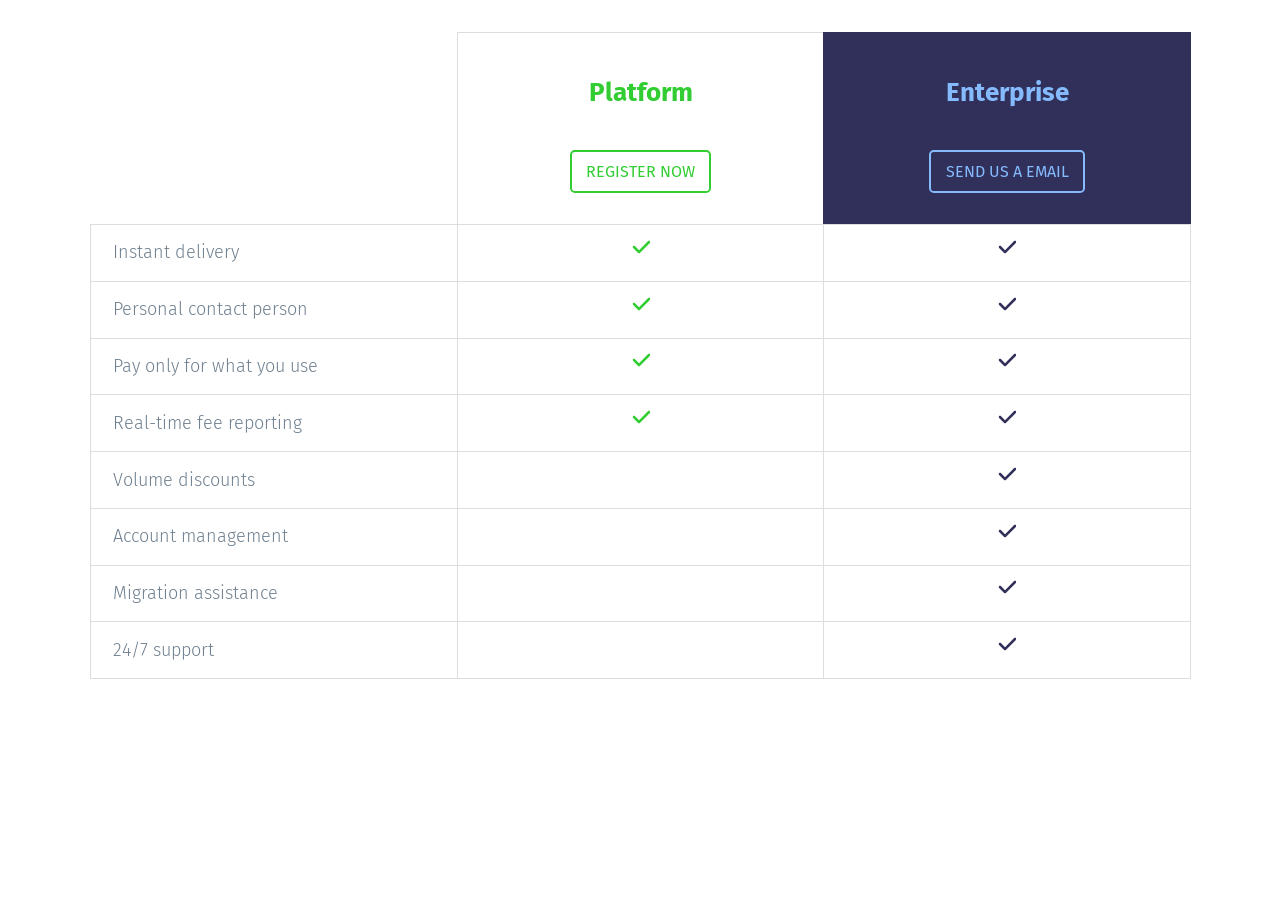
<file: static/assets/templates/index.html>
<!DOCTYPE html>
<html >
<head>
  <meta charset="UTF-8">
  <title>Responsive table with flexbox</title>
  
  
  <link rel='stylesheet prefetch' href='css/egkepq.css'>

      <link rel="stylesheet" href="css/style.css">

  
</head>

<body>
  <div class="table">
  <div class="table-cell"></div>
  <div class="table-cell plattform">
    <h3>Platform</h3>
    <a href="" class="btn">register now</a>
  </div>
  <div class="table-cell enterprise">
    <h3>Enterprise</h3>
    <a href="" class="btn">Send us a Email</a>
  </div>
  <div class="table-cell cell-feature">Instant delivery</div>
  <div class="table-cell">
    <svg width="18" height="18" viewBox="0 0 18 18" xmlns="http://www.w3.org/2000/svg">
      <title>check_blue</title>
      <path d="M6.116 14.884c.488.488 1.28.488 1.768 0l10-10c.488-.488.488-1.28 0-1.768s-1.28-.488-1.768 0l-9.08 9.15-4.152-4.15c-.488-.488-1.28-.488-1.768 0s-.488 1.28 0 1.768l5 5z" fill="limegreen" fill-rule="evenodd"/>
    </svg>
  </div>
  <div class="table-cell">
    <svg class="enterprise-check" width="18" height="18" viewBox="0 0 18 18" xmlns="http://www.w3.org/2000/svg">
      <title>check_blue</title>
      <path d="M6.116 14.884c.488.488 1.28.488 1.768 0l10-10c.488-.488.488-1.28 0-1.768s-1.28-.488-1.768 0l-9.08 9.15-4.152-4.15c-.488-.488-1.28-.488-1.768 0s-.488 1.28 0 1.768l5 5z" fill="limegreen" fill-rule="evenodd"/>
    </svg>
  </div>
  <div class="table-cell cell-feature">Personal contact person</div>
  <div class="table-cell">
    <svg width="18" height="18" viewBox="0 0 18 18" xmlns="http://www.w3.org/2000/svg">
      <title>check_blue</title>
      <path d="M6.116 14.884c.488.488 1.28.488 1.768 0l10-10c.488-.488.488-1.28 0-1.768s-1.28-.488-1.768 0l-9.08 9.15-4.152-4.15c-.488-.488-1.28-.488-1.768 0s-.488 1.28 0 1.768l5 5z" fill="limegreen" fill-rule="evenodd"/>
    </svg>
  </div>
  <div class="table-cell">
    <svg class="enterprise-check" width="18" height="18" viewBox="0 0 18 18" xmlns="http://www.w3.org/2000/svg">
      <title>check_blue</title>
      <path d="M6.116 14.884c.488.488 1.28.488 1.768 0l10-10c.488-.488.488-1.28 0-1.768s-1.28-.488-1.768 0l-9.08 9.15-4.152-4.15c-.488-.488-1.28-.488-1.768 0s-.488 1.28 0 1.768l5 5z" fill="limegreen" fill-rule="evenodd"/>
    </svg>
  </div>
  <div class="table-cell cell-feature">Pay only for what you use</div>
  <div class="table-cell">
    <svg width="18" height="18" viewBox="0 0 18 18" xmlns="http://www.w3.org/2000/svg">
      <title>check_blue</title>
      <path d="M6.116 14.884c.488.488 1.28.488 1.768 0l10-10c.488-.488.488-1.28 0-1.768s-1.28-.488-1.768 0l-9.08 9.15-4.152-4.15c-.488-.488-1.28-.488-1.768 0s-.488 1.28 0 1.768l5 5z" fill="limegreen" fill-rule="evenodd"/>
    </svg>
  </div>
  <div class="table-cell">
    <svg class="enterprise-check" width="18" height="18" viewBox="0 0 18 18" xmlns="http://www.w3.org/2000/svg">
      <title>check_blue</title>
      <path d="M6.116 14.884c.488.488 1.28.488 1.768 0l10-10c.488-.488.488-1.28 0-1.768s-1.28-.488-1.768 0l-9.08 9.15-4.152-4.15c-.488-.488-1.28-.488-1.768 0s-.488 1.28 0 1.768l5 5z" fill="limegreen" fill-rule="evenodd"/>
    </svg>
  </div>
  <div class="table-cell cell-feature">Real-time fee reporting</div>
  <div class="table-cell">
    <svg width="18" height="18" viewBox="0 0 18 18" xmlns="http://www.w3.org/2000/svg">
      <title>check_blue</title>
      <path d="M6.116 14.884c.488.488 1.28.488 1.768 0l10-10c.488-.488.488-1.28 0-1.768s-1.28-.488-1.768 0l-9.08 9.15-4.152-4.15c-.488-.488-1.28-.488-1.768 0s-.488 1.28 0 1.768l5 5z" fill="limegreen" fill-rule="evenodd"/>
    </svg>
  </div>
  <div class="table-cell">
    <svg class="enterprise-check" width="18" height="18" viewBox="0 0 18 18" xmlns="http://www.w3.org/2000/svg">
      <title>check_blue</title>
      <path d="M6.116 14.884c.488.488 1.28.488 1.768 0l10-10c.488-.488.488-1.28 0-1.768s-1.28-.488-1.768 0l-9.08 9.15-4.152-4.15c-.488-.488-1.28-.488-1.768 0s-.488 1.28 0 1.768l5 5z" fill="limegreen" fill-rule="evenodd"/>
    </svg>
  </div>
  <div class="table-cell cell-feature">Volume discounts</div>
  <div class="table-cell"></div>
  <div class="table-cell">
    <svg class="enterprise-check" width="18" height="18" viewBox="0 0 18 18" xmlns="http://www.w3.org/2000/svg">
      <title>check_blue</title>
      <path d="M6.116 14.884c.488.488 1.28.488 1.768 0l10-10c.488-.488.488-1.28 0-1.768s-1.28-.488-1.768 0l-9.08 9.15-4.152-4.15c-.488-.488-1.28-.488-1.768 0s-.488 1.28 0 1.768l5 5z" fill="limegreen"/>
    </svg>
  </div>
  <div class="table-cell cell-feature">Account management</div>
  <div class="table-cell"></div>
  <div class="table-cell">
    <svg class="enterprise-check" width="18" height="18" viewBox="0 0 18 18" xmlns="http://www.w3.org/2000/svg">
      <title>check_blue</title>
      <path d="M6.116 14.884c.488.488 1.28.488 1.768 0l10-10c.488-.488.488-1.28 0-1.768s-1.28-.488-1.768 0l-9.08 9.15-4.152-4.15c-.488-.488-1.28-.488-1.768 0s-.488 1.28 0 1.768l5 5z" fill="limegreen" fill-rule="evenodd"/>
    </svg>
  </div>
  <div class="table-cell cell-feature">Migration assistance</div>
  <div class="table-cell"></div>
  <div class="table-cell">
    <svg class="enterprise-check" width="18" height="18" viewBox="0 0 18 18" xmlns="http://www.w3.org/2000/svg">
      <title>check_blue</title>
      <path d="M6.116 14.884c.488.488 1.28.488 1.768 0l10-10c.488-.488.488-1.28 0-1.768s-1.28-.488-1.768 0l-9.08 9.15-4.152-4.15c-.488-.488-1.28-.488-1.768 0s-.488 1.28 0 1.768l5 5z" fill="limegreen" fill-rule="evenodd"/>
    </svg>
  </div>
  <div class="table-cell cell-feature">24/7 support</div>
  <div class="table-cell"></div>
  <div class="table-cell">
    <svg class="enterprise-check" width="18" height="18" viewBox="0 0 18 18" xmlns="http://www.w3.org/2000/svg">
      <title>check_blue</title>
      <path d="M6.116 14.884c.488.488 1.28.488 1.768 0l10-10c.488-.488.488-1.28 0-1.768s-1.28-.488-1.768 0l-9.08 9.15-4.152-4.15c-.488-.488-1.28-.488-1.768 0s-.488 1.28 0 1.768l5 5z" fill="limegreen" fill-rule="evenodd"/>
    </svg>
  </div>
</div>
  
  
</body>
</html>
</file>
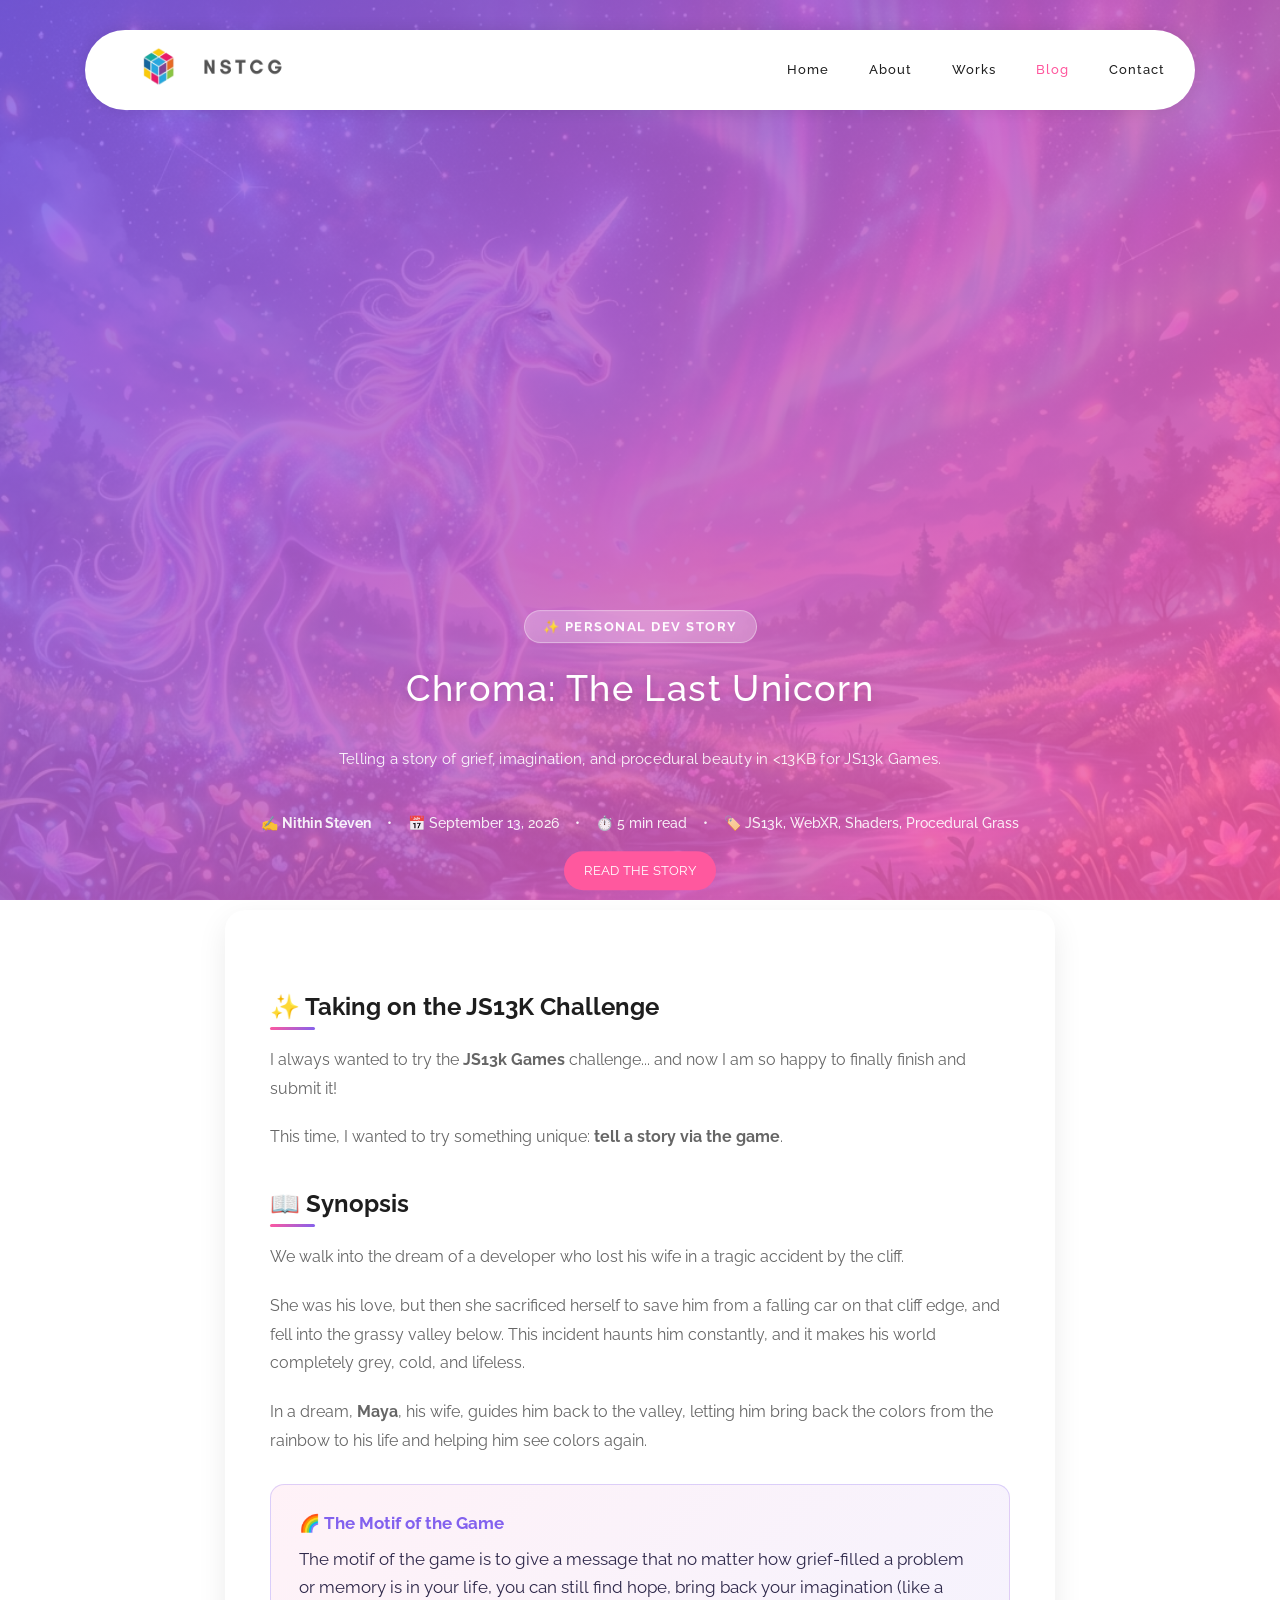
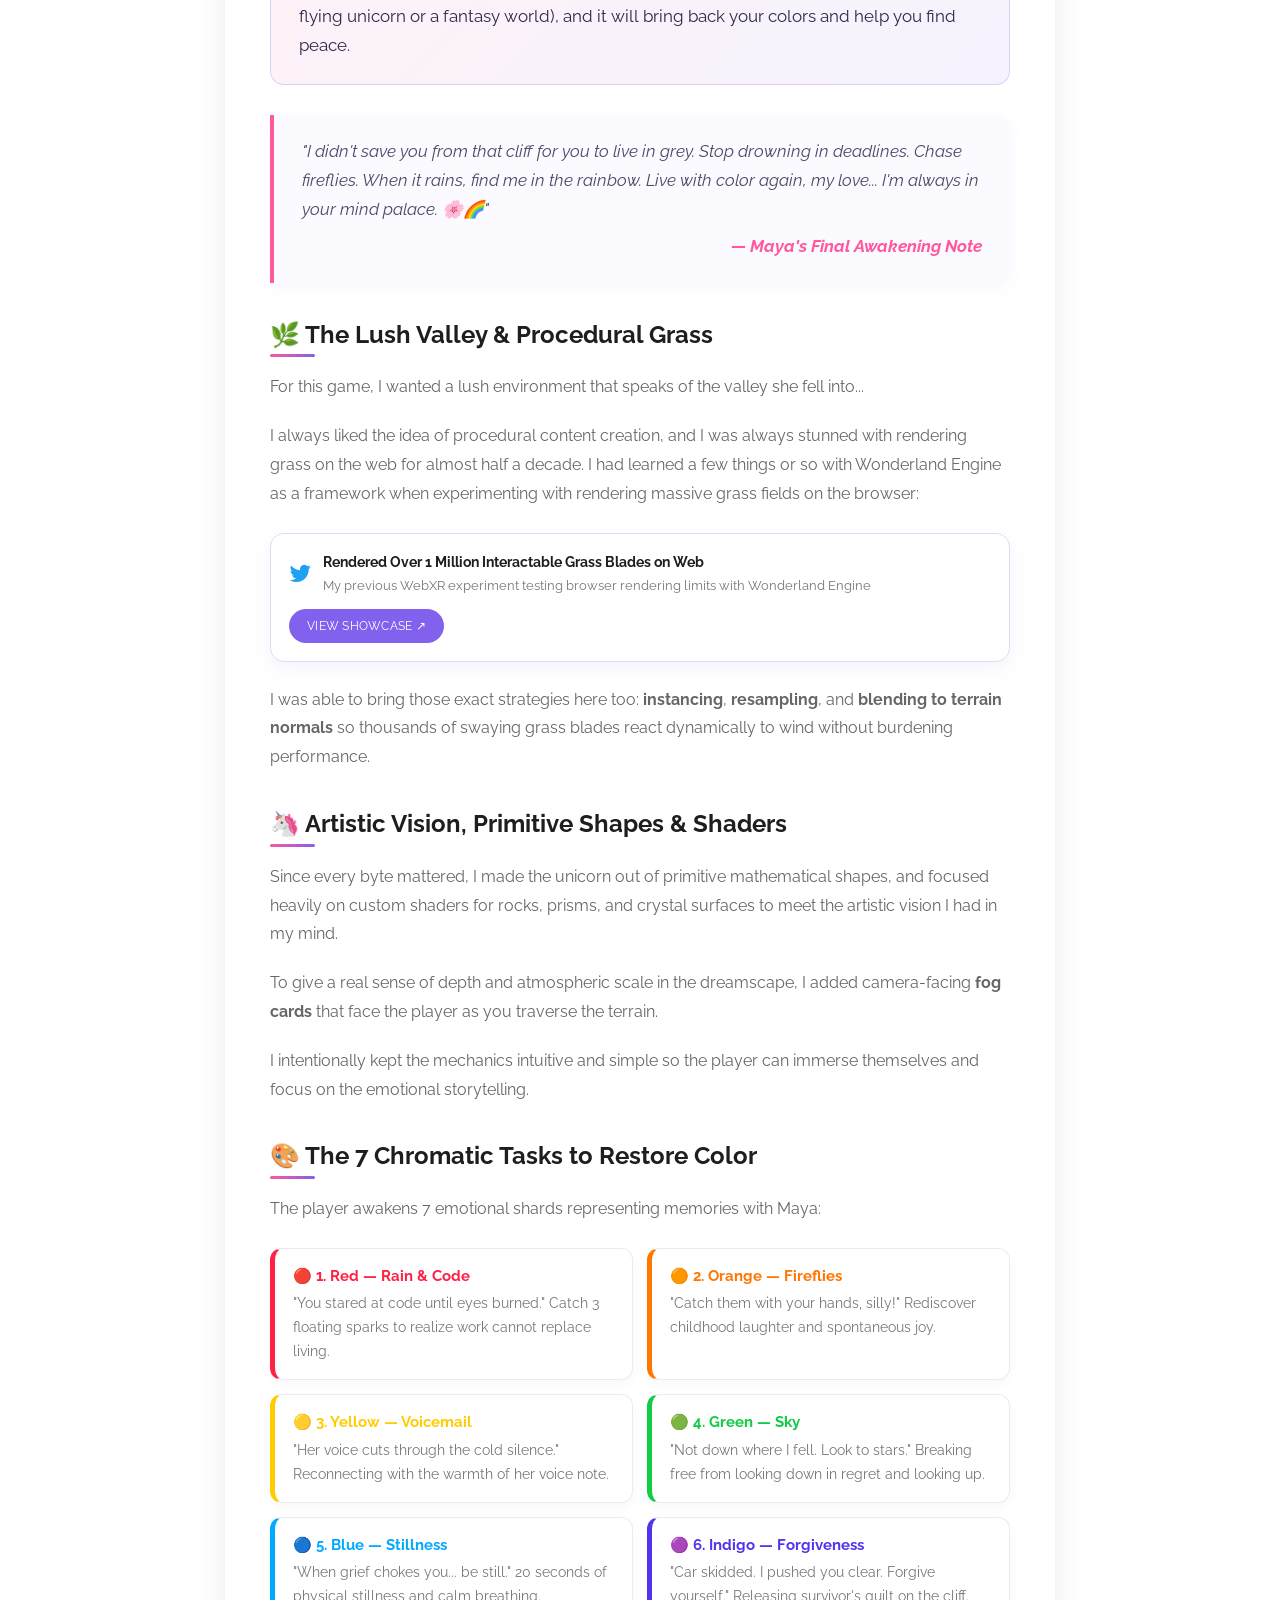
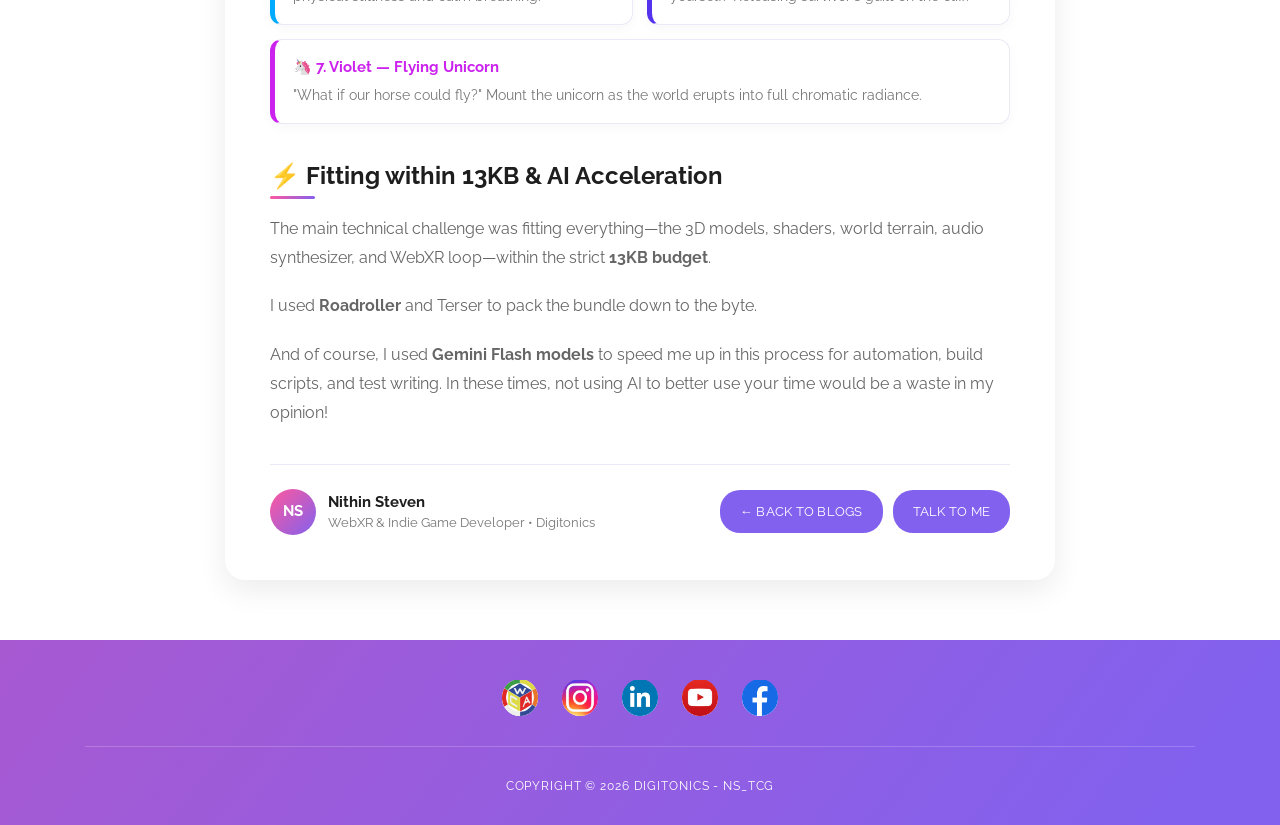
<file: blog-chroma.html>
<!DOCTYPE html>
<html lang="en">

<head>
    <meta charset="utf-8">
    <meta name="viewport" content="width=device-width, initial-scale=1, shrink-to-fit=no">
    <meta name="keywords" content="Chroma The Last Unicorn, WebXR, JS13k, Game Development, GLSL Shaders, Three.js, Procedural Grass, Indie Game, Nithin Steven" />
    <meta name="description" content="Chroma: The Last Unicorn — My journey creating a story-driven WebXR game for JS13k with procedural grass, shaders, and emotional narrative.">
    <meta name="author" content="nithinsteven32@gmail.com">

    <!-- Open Graph Meta Tags -->
    <meta property="og:title" content="Chroma: The Last Unicorn — Story, Shaders & JS13k | Nithin Steven">
    <meta property="og:description" content="I always wanted to try the JS13k challenge... Here is how I built Chroma: The Last Unicorn, blending storytelling, procedural grass, and WebXR in <13KB.">
    <meta property="og:image" content="static/assets/images/chroma-banner.jpg">
    <meta property="og:type" content="article">

    <title>Chroma: The Last Unicorn — Dev Story | NS_TCG</title>

    <!-- Google Fonts -->
    <link href="https://fonts.googleapis.com/css?family=Raleway:100,300,400,500,700,900" rel="stylesheet">
    <link href="https://fonts.googleapis.com/css2?family=Fira+Code:wght@400;500;600&display=swap" rel="stylesheet">

    <!-- CSS Files -->
    <link rel="stylesheet" type="text/css" href="static/assets/css/bootstrap.min.css">
    <link rel="stylesheet" type="text/css" href="static/assets/css/font-awesome.css">
    <link rel="stylesheet" type="text/css" href="static/assets/css/templatemo-softy-pinko.css">

    <style>
        /* Main Page Theme Custom Alignments for Blog Post */
        .welcome-area.blog-hero {
            background-image: url('static/assets/images/chroma-banner.jpg');
            background-size: cover;
            background-position: center center;
            position: relative;
            min-height: 500px;
            display: flex;
            align-items: center;
        }

        .welcome-area.blog-hero::before {
            content: '';
            position: absolute;
            inset: 0;
            background: linear-gradient(135deg, rgba(130, 97, 238, 0.85) 0%, rgba(255, 88, 158, 0.85) 100%);
            z-index: 1;
        }

        .welcome-area.blog-hero .header-text {
            position: relative;
            z-index: 2;
            width: 100%;
            padding-top: 80px;
            text-align: center;
        }

        .blog-hero-badge {
            display: inline-block;
            background: rgba(255, 255, 255, 0.25);
            backdrop-filter: blur(10px);
            -webkit-backdrop-filter: blur(10px);
            color: #fff;
            padding: 6px 18px;
            border-radius: 50px;
            font-size: 13px;
            font-weight: 700;
            letter-spacing: 1.5px;
            text-transform: uppercase;
            border: 1px solid rgba(255, 255, 255, 0.4);
            margin-bottom: 18px;
        }

        .blog-hero-title {
            font-size: 38px;
            font-weight: 800;
            color: #ffffff;
            line-height: 1.3;
            margin-bottom: 16px;
            text-shadow: 0 2px 12px rgba(0, 0, 0, 0.2);
        }

        @media (max-width: 768px) {
            .blog-hero-title {
                font-size: 26px;
            }
        }

        .blog-hero-subtitle {
            font-size: 17px;
            color: #ffffff;
            opacity: 0.95;
            max-width: 750px;
            margin: 0 auto 24px;
            line-height: 1.6;
            font-weight: 300;
        }

        .blog-meta-strip {
            display: flex;
            align-items: center;
            justify-content: center;
            gap: 16px;
            flex-wrap: wrap;
            color: rgba(255, 255, 255, 0.9);
            font-size: 14px;
            font-weight: 500;
            margin-bottom: 24px;
        }

        .blog-article-container {
            max-width: 860px;
            margin: 0 auto;
        }

        .blog-main-card {
            background: #ffffff;
            border-radius: 20px;
            padding: 45px;
            box-shadow: 0 10px 30px rgba(0, 0, 0, 0.08);
            margin-top: -60px;
            position: relative;
            z-index: 3;
            margin-bottom: 60px;
        }

        @media (max-width: 768px) {
            .blog-main-card {
                padding: 25px 20px;
                margin-top: -30px;
            }
        }

        .article-body h2 {
            font-size: 24px;
            font-weight: 700;
            color: #1e1e1e;
            margin-top: 38px;
            margin-bottom: 16px;
            position: relative;
            padding-bottom: 8px;
        }

        .article-body h2::after {
            content: '';
            position: absolute;
            left: 0;
            bottom: 0;
            width: 45px;
            height: 3px;
            background: linear-gradient(135deg, #ff589e 0%, #8261ee 100%);
            border-radius: 3px;
        }

        .article-body h3 {
            font-size: 19px;
            font-weight: 600;
            color: #3b3b3b;
            margin-top: 26px;
            margin-bottom: 12px;
        }

        .article-body p {
            font-size: 16px;
            color: #666666;
            line-height: 1.8;
            margin-bottom: 20px;
        }

        .quote-box {
            background: #fbfaff;
            border-left: 4px solid #ff589e;
            border-radius: 0 12px 12px 0;
            padding: 22px 28px;
            margin: 30px 0;
            font-style: italic;
            font-size: 17px;
            color: #4a4a68;
            line-height: 1.7;
            box-shadow: 0 4px 15px rgba(130, 97, 238, 0.06);
        }

        .motif-box {
            background: linear-gradient(135deg, rgba(255, 88, 158, 0.08) 0%, rgba(130, 97, 238, 0.08) 100%);
            border: 1px solid rgba(130, 97, 238, 0.25);
            border-radius: 14px;
            padding: 24px 28px;
            margin: 28px 0;
            color: #2e284a;
            font-size: 16.5px;
            line-height: 1.75;
        }

        .shard-grid {
            display: grid;
            grid-template-columns: 1fr;
            gap: 14px;
            margin: 24px 0;
        }

        @media (min-width: 768px) {
            .shard-grid {
                grid-template-columns: 1fr 1fr;
            }
        }

        .shard-box {
            background: #ffffff;
            border: 1px solid #ede8f5;
            border-radius: 12px;
            padding: 16px 18px;
            border-left: 5px solid #8261ee;
            box-shadow: 0 4px 12px rgba(0, 0, 0, 0.03);
            transition: all 0.25s ease;
        }

        .shard-box:hover {
            transform: translateY(-3px);
            box-shadow: 0 8px 20px rgba(130, 97, 238, 0.12);
        }

        .shard-box strong {
            display: block;
            font-size: 15px;
            color: #1e1e1e;
            margin-bottom: 4px;
        }

        .shard-box span {
            font-size: 14px;
            color: #777777;
            line-height: 1.5;
        }

        .tech-box-grid {
            display: grid;
            grid-template-columns: 1fr;
            gap: 16px;
            margin: 26px 0;
        }

        @media (min-width: 768px) {
            .tech-box-grid {
                grid-template-columns: 1fr 1fr;
            }
        }

        .tech-box {
            background: #fbfaff;
            border: 1px solid #ede8f5;
            border-radius: 12px;
            padding: 20px;
            transition: transform 0.2s ease;
        }

        .tech-box:hover {
            transform: translateY(-2px);
            border-color: #8261ee;
        }

        .tech-box h4 {
            font-size: 16px;
            font-weight: 700;
            color: #8261ee;
            margin-bottom: 8px;
        }

        .tech-box p {
            font-size: 14px;
            margin-bottom: 0;
            color: #666666;
            line-height: 1.6;
        }

        .social-embed-card {
            background: #ffffff;
            border: 1px solid #e0dbf0;
            border-radius: 14px;
            padding: 18px;
            margin: 24px 0;
            box-shadow: 0 6px 18px rgba(130, 97, 238, 0.08);
            display: flex;
            align-items: center;
            justify-content: space-between;
            flex-wrap: wrap;
            gap: 12px;
        }

        .social-embed-info {
            display: flex;
            align-items: center;
            gap: 12px;
        }

        .social-embed-icon {
            font-size: 24px;
            color: #1da1f2;
        }

        .author-card-footer {
            border-top: 1px solid #ede8f5;
            padding-top: 24px;
            margin-top: 36px;
            display: flex;
            align-items: center;
            justify-content: space-between;
            flex-wrap: wrap;
            gap: 16px;
        }

        .author-badge-main {
            display: flex;
            align-items: center;
            gap: 12px;
        }

        .author-avatar-img {
            width: 46px;
            height: 46px;
            border-radius: 50%;
            background: linear-gradient(135deg, #ff589e 0%, #8261ee 100%);
            display: flex;
            align-items: center;
            justify-content: center;
            color: #fff;
            font-weight: 700;
            font-size: 15px;
        }

        .author-meta-name {
            font-weight: 700;
            color: #1e1e1e;
            font-size: 15px;
        }

        .author-meta-role {
            font-size: 13px;
            color: #777777;
        }
    </style>
</head>

<body>

    <!-- ***** Preloader Start ***** -->
    <div id="preloader">
        <div class="jumper">
            <div></div>
            <div></div>
            <div></div>
        </div>
    </div>
    <!-- ***** Preloader End ***** -->

    <!-- ***** Header Area Start ***** -->
    <header class="header-area header-sticky">
        <div class="container">
            <div class="row">
                <div class="col-12">
                    <nav class="main-nav">
                        <!-- ***** Logo Start ***** -->
                        <a href="index.html" class="logo">
                            <img src="static/assets/images/logo.png" style="transform: translateY(-8px); height: 40px; width: 200px;" alt="NS_TCG" />
                        </a>
                        <!-- ***** Logo End ***** -->
                        <!-- ***** Menu Start ***** -->
                        <ul class="nav">
                            <li><a href="index.html#welcome" style="text-align: center;">Home</a></li>
                            <li><a href="index.html#features">About</a></li>
                            <li><a href="index.html#pricing-plans">Works</a></li>
                            <li><a href="index.html#blog" class="active">Blog</a></li>
                            <li><a href="index.html#contact-us">Contact</a></li>
                        </ul>
                        <a class='menu-trigger'>
                            <span>Menu</span>
                        </a>
                        <!-- ***** Menu End ***** -->
                    </nav>
                </div>
            </div>
        </div>
    </header>
    <!-- ***** Header Area End ***** -->

    <!-- ***** Welcome / Blog Hero Area Start ***** -->
    <div class="welcome-area blog-hero" id="welcome">
        <div class="header-text">
            <div class="container">
                <div class="row">
                    <div class="col-lg-12">
                        <span class="blog-hero-badge">✨ Personal Dev Story</span>
                        <h1 class="blog-hero-title">Chroma: The Last Unicorn</h1>
                        <p class="blog-hero-subtitle">
                            Telling a story of grief, imagination, and procedural beauty in &lt;13KB for JS13k Games.
                        </p>
                        <div class="blog-meta-strip">
                            <span>✍️ <strong>Nithin Steven</strong></span>
                            <span>•</span>
                            <span>📅 September 13, 2026</span>
                            <span>•</span>
                            <span>⏱️ 5 min read</span>
                            <span>•</span>
                            <span>🏷️ JS13k, WebXR, Shaders, Procedural Grass</span>
                        </div>
                        <a href="#article-start" class="main-button-slider">Read the Story</a>
                    </div>
                </div>
            </div>
        </div>
    </div>
    <!-- ***** Welcome Area End ***** -->

    <!-- ***** Main Article Container Start ***** -->
    <section class="section padding-top-70 padding-bottom-0" id="article-start">
        <div class="container blog-article-container">
            <div class="row">
                <div class="col-12">
                    <div class="blog-main-card">
                        <div class="article-body">
                            <h2>✨ Taking on the JS13K Challenge</h2>
                            <p>
                                I always wanted to try the <strong>JS13k Games</strong> challenge... and now I am so happy to finally finish and submit it!
                            </p>
                            <p>
                                This time, I wanted to try something unique: <strong>tell a story via the game</strong>.
                            </p>

                            <h2>📖 Synopsis</h2>
                            <p>
                                We walk into the dream of a developer who lost his wife in a tragic accident by the cliff.
                            </p>
                            <p>
                                She was his love, but then she sacrificed herself to save him from a falling car on that cliff edge, and fell into the grassy valley below. This incident haunts him constantly, and it makes his world completely grey, cold, and lifeless.
                            </p>
                            <p>
                                In a dream, <strong>Maya</strong>, his wife, guides him back to the valley, letting him bring back the colors from the rainbow to his life and helping him see colors again.
                            </p>

                            <div class="motif-box">
                                <strong style="color: #8261ee; font-size: 17px; display: block; margin-bottom: 6px;">🌈 The Motif of the Game</strong>
                                The motif of the game is to give a message that no matter how grief-filled a problem or memory is in your life, you can still find hope, bring back your imagination (like a flying unicorn or a fantasy world), and it will bring back your colors and help you find peace.
                            </div>

                            <div class="quote-box">
                                "I didn't save you from that cliff for you to live in grey. Stop drowning in deadlines. Chase fireflies. When it rains, find me in the rainbow. Live with color again, my love... I'm always in your mind palace. 🌸🌈"
                                <div style="text-align: right; margin-top: 8px; font-weight: 700; color: #ff589e;">— Maya's Final Awakening Note</div>
                            </div>

                            <h2>🌿 The Lush Valley &amp; Procedural Grass</h2>
                            <p>
                                For this game, I wanted a lush environment that speaks of the valley she fell into...
                            </p>
                            <p>
                                I always liked the idea of procedural content creation, and I was always stunned with rendering grass on the web for almost half a decade. I had learned a few things or so with Wonderland Engine as a framework when experimenting with rendering massive grass fields on the browser:
                            </p>

                            <div class="social-embed-card">
                                <div class="social-embed-info">
                                    <span class="social-embed-icon"><i class="fa fa-twitter"></i></span>
                                    <div>
                                        <strong style="color: #1e1e1e; font-size: 14px; display: block;">Rendered Over 1 Million Interactable Grass Blades on Web</strong>
                                        <span style="font-size: 13px; color: #777;">My previous WebXR experiment testing browser rendering limits with Wonderland Engine</span>
                                    </div>
                                </div>
                                <a href="https://twitter.com/ns_tcg/status/1808887004631028176" target="_blank" class="main-button" style="padding: 8px 18px; font-size: 12px;">
                                    View Showcase ↗
                                </a>
                            </div>

                            <p>
                                I was able to bring those exact strategies here too: <strong>instancing</strong>, <strong>resampling</strong>, and <strong>blending to terrain normals</strong> so thousands of swaying grass blades react dynamically to wind without burdening performance.
                            </p>

                            <h2>🦄 Artistic Vision, Primitive Shapes &amp; Shaders</h2>
                            <p>
                                Since every byte mattered, I made the unicorn out of primitive mathematical shapes, and focused heavily on custom shaders for rocks, prisms, and crystal surfaces to meet the artistic vision I had in my mind.
                            </p>
                            <p>
                                To give a real sense of depth and atmospheric scale in the dreamscape, I added camera-facing <strong>fog cards</strong> that face the player as you traverse the terrain.
                            </p>
                            <p>
                                I intentionally kept the mechanics intuitive and simple so the player can immerse themselves and focus on the emotional storytelling.
                            </p>

                            <h2>🎨 The 7 Chromatic Tasks to Restore Color</h2>
                            <p>
                                The player awakens 7 emotional shards representing memories with Maya:
                            </p>

                            <div class="shard-grid">
                                <div class="shard-box" style="border-left-color: #ff2244;">
                                    <strong style="color: #ff2244;">🔴 1. Red — Rain &amp; Code</strong>
                                    <span>"You stared at code until eyes burned." Catch 3 floating sparks to realize work cannot replace living.</span>
                                </div>
                                <div class="shard-box" style="border-left-color: #ff7700;">
                                    <strong style="color: #ff7700;">🟠 2. Orange — Fireflies</strong>
                                    <span>"Catch them with your hands, silly!" Rediscover childhood laughter and spontaneous joy.</span>
                                </div>
                                <div class="shard-box" style="border-left-color: #ffcc00;">
                                    <strong style="color: #ffcc00;">🟡 3. Yellow — Voicemail</strong>
                                    <span>"Her voice cuts through the cold silence." Reconnecting with the warmth of her voice note.</span>
                                </div>
                                <div class="shard-box" style="border-left-color: #11cc44;">
                                    <strong style="color: #11cc44;">🟢 4. Green — Sky</strong>
                                    <span>"Not down where I fell. Look to stars." Breaking free from looking down in regret and looking up.</span>
                                </div>
                                <div class="shard-box" style="border-left-color: #00aaff;">
                                    <strong style="color: #00aaff;">🔵 5. Blue — Stillness</strong>
                                    <span>"When grief chokes you... be still." 20 seconds of physical stillness and calm breathing.</span>
                                </div>
                                <div class="shard-box" style="border-left-color: #5533ee;">
                                    <strong style="color: #5533ee;">🟣 6. Indigo — Forgiveness</strong>
                                    <span>"Car skidded. I pushed you clear. Forgive yourself." Releasing survivor's guilt on the cliff.</span>
                                </div>
                                <div class="shard-box" style="border-left-color: #cc22ee; grid-column: 1 / -1;">
                                    <strong style="color: #cc22ee;">🦄 7. Violet — Flying Unicorn</strong>
                                    <span>"What if our horse could fly?" Mount the unicorn as the world erupts into full chromatic radiance.</span>
                                </div>
                            </div>

                            <h2>⚡ Fitting within 13KB &amp; AI Acceleration</h2>
                            <p>
                                The main technical challenge was fitting everything—the 3D models, shaders, world terrain, audio synthesizer, and WebXR loop—within the strict <strong>13KB budget</strong>.
                            </p>
                            <p>
                                I used <strong>Roadroller</strong> and Terser to pack the bundle down to the byte.
                            </p>
                            <p>
                                And of course, I used <strong>Gemini Flash models</strong> to speed me up in this process for automation, build scripts, and test writing. In these times, not using AI to better use your time would be a waste in my opinion!
                            </p>

                            <div class="author-card-footer">
                                <div class="author-badge-main">
                                    <div class="author-avatar-img">NS</div>
                                    <div>
                                        <div class="author-meta-name">Nithin Steven</div>
                                        <div class="author-meta-role">WebXR &amp; Indie Game Developer • Digitonics</div>
                                    </div>
                                </div>
                                <div style="display: flex; gap: 10px;">
                                    <a href="index.html#blog" class="main-button">← Back to Blogs</a>
                                    <a href="index.html#contact-us" class="main-button">Talk to Me</a>
                                </div>
                            </div>
                        </div>
                    </div>
                </div>
            </div>
        </div>
    </section>
    <!-- ***** Main Article Container End ***** -->

    <!-- ***** Footer Start ***** -->
    <footer>
        <div class="container">
            <div class="row">
                <div class="col-lg-12 col-md-12 col-sm-12">
                    <ul class="social">
                        <li><a href="https://www.worldcubeassociation.org/persons/2015STEV05" target="_blank"><img
                                    src="static/assets/images/wca.svg"
                                    style="height:36.4px; width:36.4px; transform:translateY(-1px);" /></a></li>
                        <li><a href="https://www.instagram.com/digi_tonics/" target="_blank"><img
                                    src="static/assets/images/insta.png"
                                    style="height:36.4px; width:36.4px; transform:translateY(-1px);" /></a></li>
                        <li><a href="https://www.linkedin.com/in/nithin-steven-f-9a5b63195/" target="_blank"><img
                                    src="static/assets/images/linkedin.png"
                                    style="height:36.4px; width:36.4px; transform:translateY(-1px);" /></a></li>
                        <li><a href="https://www.youtube.com/channel/UCrnd_bOeSYIQMIdsTynm4lA" target="_blank"><img
                                    src="static/assets/images/youtube (1).png"
                                    style="height:36.4px; width:36.4px; transform:translateY(-1px);" /></a></li>
                        <li><a href="https://www.facebook.com/nithin.steven.3/" target="_blank"><img
                                    src="static/assets/images/facebook.png"
                                    style="height:36.4px; width:36.4px; transform:translateY(-1px);" /></a></li>
                    </ul>
                </div>
            </div>
            <div class="row">
                <div class="col-lg-12">
                    <p class="copyright">Copyright &copy; 2026 Digitonics - NS_TCG</p>
                </div>
            </div>
        </div>
    </footer>

    <!-- jQuery -->
    <script src="static/assets/js/jquery-2.1.0.min.js"></script>

    <!-- Bootstrap -->
    <script src="static/assets/js/popper.js"></script>
    <script src="static/assets/js/bootstrap.min.js"></script>

    <!-- Plugins -->
    <script src="static/assets/js/scrollreveal.min.js"></script>
    <script src="static/assets/js/waypoints.min.js"></script>
    <script src="static/assets/js/jquery.counterup.min.js"></script>
    <script src="static/assets/js/imgfix.min.js"></script>

    <!-- Global Init -->
    <script src="static/assets/js/custom.js"></script>

</body>

</html>
</file>
<file: static/assets/templates/css/egkepq.css>
@import url(https://fonts.googleapis.com/css?family=Fira+Sans:300,400,400i,500,700,700i);

* {
  margin: 0;    
  padding: 0;  
}

*, *:before, *:after {    
  box-sizing: inherit;  
}

html {    
  box-sizing: border-box;
}

body {    
  line-height: 1.5; /*make the line height one and a half times more than the font size.*/
  font-family: 'Fira Sans', sans-serif;
  color: #333;
}

a[href]:not([class]) {    
  color: #999;    
  text-decoration: none;  
  transition: all ease-in-out .3s;
}

p {
  display: inline-block;
  box-decoration-break: clone;
  -o-box-decoration-break: clone;
  -webkit-box-decoration-break: clone;
}
</file>
<file: static/assets/templates/css/style.css>
body {
  color: slategray;
}

.table {
  display: flex;
  flex-wrap: wrap;
  margin: 0 auto;
  padding: 2rem 0rem 0rem 0rem;
  max-width: 1100px;
}

.table-cell {
  box-sizing: border-box;
  flex-grow: 1;
  width: 100%;
  padding: 0.8em 1.2em;
  overflow: hidden;
  list-style-type: none;
  outline: 1px solid #ddd;
  text-align: center;
  font-weight: 300;
  margin-top: 1px;
  margin-left: 1px;
}
.table-cell:first-child {
  outline: 1px solid #fff;
  background: transparent;
}
@media only screen and (max-width: 768px) {
  .table-cell:first-child {
    display: none;
  }
}
.table-cell:nth-child(3) {
  outline: 1px solid #30305b;
}
.table-cell:nth-child(-n+3) {
  padding-top: 40px;
  padding-bottom: 40px;
}
.table-cell > h3 {
  font-size: 26px;
  margin-top: 0;
  margin-bottom: 3rem;
}
.table-cell.cell-feature {
  text-align: left;
  font-size: 18px;
}
.table-cell.plattform {
  color: limegreen;
}
.table-cell.plattform a.btn {
  color: limegreen;
}
.table-cell.plattform a.btn:hover {
  background-color: limegreen;
  border-color: limegreen;
  color: white;
}
.table-cell.enterprise {
  background-color: #30305b;
  color: #85bafc;
}
.table-cell.enterprise a.btn {
  color: #85bafc;
}
.table-cell.enterprise a.btn:hover {
  background-color: #85bafc;
  border-color: #85bafc;
  color: #30305b;
}

/* Table columns
================================== */
.table-cell {
  width: calc(33.33% - 1px);
}
@media only screen and (max-width: 768px) {
  .table-cell.cell-feature {
    width: 100%;
    text-align: center;
  }
}

svg.enterprise-check path {
  fill: #30305b !important;
}

a.btn {
  border: 2px solid;
  padding: .6rem .9rem .6rem .9rem;
  font-weight: 400;
  text-transform: uppercase;
  text-decoration: none;
  -webkit-transition: 0.2s ease-in-out;
  -moz-transition: 0.2s ease-in-out;
  -ms-transition: 0.2s ease-in-out;
  -o-transition: 0.2s ease-in-out;
  transition: 0.2s ease-in-out;
  -webkit-border-radius: 0.3rem;
  -moz-border-radius: 0.3rem;
  -ms-border-radius: 0.3rem;
  border-radius: 0.3rem;
}
</file>
<file: static/assets/css/templatemo-softy-pinko.css>
/*

Softy Pinko

https://templatemo.com/tm-535-softy-pinko

*/
/* ---------------------------------------------
Table of contents
------------------------------------------------
01. font & reset css
02. reset
03. global styles
04. header
05. welcome
06. features
07. team
08. pricing
09. blog
10. contact
11. footer
12. preloader

--------------------------------------------- */
/* 
---------------------------------------------
font & reset css
--------------------------------------------- 
*/
@import url("https://fonts.googleapis.com/css?family=Raleway:100,300,400,500,700,900");
/* 
---------------------------------------------
reset
--------------------------------------------- 
*/
html, body, div, span, applet, object, iframe, h1, h2, h3, h4, h5, h6, p, blockquote, div
pre, a, abbr, acronym, address, big, cite, code, del, dfn, em, font, img, ins, kbd, q,
s, samp, small, strike, strong, sub, sup, tt, var, b, u, i, center, dl, dt, dd, ol, ul, li,
figure, header, nav, section, article, aside, footer, figcaption {
  margin: 0;
  padding: 0;
  border: 0;
  outline: 0;
}

.clearfix:after {
  content: ".";
  display: block;
  clear: both;
  visibility: hidden;
  line-height: 0;
  height: 0;
}

.clearfix {
  display: inline-block;
}

html[xmlns] .clearfix {
  display: block;
}

* html .clearfix {
  height: 1%;
}

ul, li {
  padding: 0;
  margin: 0;
  list-style: none;
}

header, nav, section, article, aside, footer, hgroup {
  display: block;
}

* {
  box-sizing: border-box;
}

html, body {
  font-family: "Raleway", sans-serif;
  font-weight: 400;
  background-color: #fff;
  font-size: 16px;
  -ms-text-size-adjust: 100%;
  -webkit-font-smoothing: antialiased;
  -moz-osx-font-smoothing: grayscale;
}

a {
  text-decoration: none !important;
}

h1, h2, h3, h4, h5, h6 {
  margin-top: 0px;
  margin-bottom: 0px;
}

ul {
  margin-bottom: 0px;
}

/* 
---------------------------------------------
global styles
--------------------------------------------- 
*/
html,
body {
  background: #fff;
  font-family: "Raleway", sans-serif;
}

::selection {
  background: #ff589e;
  color: #fff;
}

::-moz-selection {
  background: #ff589e;
  color: #fff;
}

.section {
  position: relative;
  padding-top: 100px;
  padding-bottom: 80px;
}

.section.colored {
  background: #f2f2fe;
}

.hr {
  bottom: 0px;
  width: 100%;
  height: 1px;
  margin-top: 100px;
  border-bottom: 1px solid #eee;
}

.left-heading.light .section-title {
  color: #ffffff;
}

.left-heading .section-title {
  font-weight: 500;
  font-size: 24px;
  line-height: 42px;
  color: #1e1e1e;
  letter-spacing: 0.25px;
  margin-bottom: 30px;
  position: relative;
}

.center-heading {
  text-align: center;
}

.center-heading .section-title {
  font-weight: 500;
  font-size: 28px;
  color: #1e1e1e;
  letter-spacing: 1.75px;
  line-height: 38px;
  margin-bottom: 20px;
}

.center-heading.colored .section-title {
  color: #ffffff;
}

.center-text {
  text-align: center;
  font-weight: 400;
  font-size: 16px;
  color: #777;
  line-height: 28px;
  letter-spacing: 1px;
  margin-bottom: 50px;
}

.center-text.colored {
  color: #fff;
}

.center-text p {
  font-size: 15px;
  color: #777;
  margin-bottom: 30px;
}

.left-text {
  font-weight: 400;
  font-size: 16px;
  color: #777;
  line-height: 28px;
  letter-spacing: 1px;
}

.left-text.light {
  color: #fff;
}

.left-text p {
  margin-bottom: 30px;
}

.left-text p.dark {
  color: #3B566E;
}

.padding-bottom-top-60 {
  padding-top: 60px !important;
  padding-bottom: 60px !important;
}

.padding-bottom-80 {
  padding-bottom: 80px !important;
}

.padding-bottom-100 {
  padding-bottom: 100px !important;
}

.border-bottom {
  border-bottom: 1px solid #eee !important;
}

.mbottom-30 {
  margin-bottom: 30px !important;
}

.align-self-center {
  -ms-flex-item-align: center !important;
  align-self: center !important;
}

.align-self-bottom {
  -ms-flex-item-align: flex-end !important;
  align-self: flex-end !important;
}

.padding-bottom-0 {
  padding-bottom: 0px !important;
}

.padding-top-0 {
  padding-top: 0px !important;
}

.padding-top-80 {
  padding-top: 80px !important;
}

.padding-top-70 {
  padding-top: 70px !important;
}

.padding-top-20 {
  padding-top: 20px !important;
}

.margin-bottom-0 {
  margin-bottom: 0px !important;
}

.margin-bottom-30 {
  margin-bottom: 30px !important;
}

.margin-top-30 {
  margin-top: 30px !important;
}

.margin-top-15 {
  margin-top: 15px !important;
}

.margin-bottom-45 {
  margin-bottom: 45px !important;
}

.margin-bottom-20 {
  margin-bottom: 20px !important;
}

.margin-bottom-60 {
  margin-bottom: 60px !important;
}

.margin-bottom-100 {
  margin-bottom: 100px !important;
}

@media (max-width: 991px) {
  html, body {
    overflow-x: hidden;
  }
  .mobile-top-fix {
    margin-top: 30px;
    margin-bottom: 0px;
  }
  .mobile-bottom-fix {
    margin-bottom: 30px;
  }
  .mobile-bottom-fix-big {
    margin-bottom: 60px;
  }
}

a.main-button-slider {
  font-size: 13px;
  border-radius: 20px;
  padding: 12px 20px;
  background-color: #ff589e;
  text-transform: uppercase;
  color: #fff;
  letter-spacing: 0.25px;
  -webkit-transition: all 0.3s ease 0s;
  -moz-transition: all 0.3s ease 0s;
  -o-transition: all 0.3s ease 0s;
  transition: all 0.3s ease 0s;
}

a.main-button-slider:hover {
  background-color: #8261ee;
}

a.main-button {
  font-size: 13px;
  border-radius: 20px;
  padding: 12px 20px;
  background-color: #8261ee;
  text-transform: uppercase;
  color: #fff;
  letter-spacing: 0.25px;
  -webkit-transition: all 0.3s ease 0s;
  -moz-transition: all 0.3s ease 0s;
  -o-transition: all 0.3s ease 0s;
  transition: all 0.3s ease 0s;
}

a.main-button:hover {
  background-color: #ff589e;
}

button.main-button {
  outline: none;
  border: none;
  cursor: pointer;
  font-size: 13px;
  border-radius: 20px;
  padding: 12px 20px;
  background-color: #8261ee;
  text-transform: uppercase;
  color: #fff;
  letter-spacing: 0.25px;
  -webkit-transition: all 0.3s ease 0s;
  -moz-transition: all 0.3s ease 0s;
  -o-transition: all 0.3s ease 0s;
  transition: all 0.3s ease 0s;
}

button.main-button:hover {
  background-color: #ff589e;
}


/* 
---------------------------------------------
header
--------------------------------------------- 
*/
.header-area {
  position: fixed;
  top: 30px;
  left: 0px;
  right: 0px;
  z-index: 100;
  height: 100px;
  -webkit-transition: all 0.3s ease 0s;
  -moz-transition: all 0.3s ease 0s;
  -o-transition: all 0.3s ease 0s;
  transition: all 0.3s ease 0s;
}

.header-area .main-nav {
  box-shadow: 0px 0px 15px rgba(0,0,0,0.1);
  border-radius: 40px;
  min-height: 80px;
  background: #fff;
}

.header-area .main-nav .logo {
  float: left;
  margin-top: 37px;
  -webkit-transition: all 0.3s ease 0s;
  -moz-transition: all 0.3s ease 0s;
  -o-transition: all 0.3s ease 0s;
  transition: all 0.3s ease 0s;
  margin-left: 30px;
}

.header-area .main-nav .logo img {
  -webkit-transition: all 0.3s ease 0s;
  -moz-transition: all 0.3s ease 0s;
  -o-transition: all 0.3s ease 0s;
  transition: all 0.3s ease 0s;
}

.header-area .main-nav .nav {
  float: right;
  margin-top: 27px;
  margin-left: 0px;
  margin-right: 30px;
  -webkit-transition: all 0.3s ease 0s;
  -moz-transition: all 0.3s ease 0s;
  -o-transition: all 0.3s ease 0s;
  transition: all 0.3s ease 0s;
  position: relative;
  z-index: 999;
}

.header-area .main-nav .nav li {
  padding-left: 20px;
  padding-right: 20px;
}

.header-area .main-nav .nav li:last-child {
  padding-right: 0px;
}

.header-area .main-nav .nav li a {
  display: block;
  font-weight: 500;
  font-size: 13px;
  color: #fff;
  -webkit-transition: all 0.3s ease 0s;
  -moz-transition: all 0.3s ease 0s;
  -o-transition: all 0.3s ease 0s;
  transition: all 0.3s ease 0s;
  height: 40px;
  line-height: 40px;
  border: transparent;
  letter-spacing: 1px;
}

.header-area .main-nav .nav li a:hover {
  color: #ff589e;
}

.header-area .main-nav .menu-trigger {
  cursor: pointer;
  display: block;
  position: absolute;
  top: 23px;
  width: 32px;
  height: 40px;
  text-indent: -9999em;
  z-index: 99;
  right: 40px;
  display: none;
}
.header-area .main-nav .menu-trigger2 span,
.header-area .main-nav .menu-trigger2 span:before,
.header-area .main-nav .menu-trigger2 span:after {
  transform: translatex(-100px);
}
.header-area .main-nav .menu-trigger span,
.header-area .main-nav .menu-trigger span:before,
.header-area .main-nav .menu-trigger span:after {
  -moz-transition: all 0.4s;
  -o-transition: all 0.4s;
  -webkit-transition: all 0.4s;
  transition: all 0.4s;
  background-color: #3B566E;
  display: block;
  position: absolute;
  width: 30px;
  height: 2px;
  left: 0;
}

.header-area .main-nav .menu-trigger span:before,
.header-area .main-nav .menu-trigger span:after {
  -moz-transition: all 0.4s;
  -o-transition: all 0.4s;
  -webkit-transition: all 0.4s;
  transition: all 0.4s;
  background-color: #3B566E;
  display: block;
  position: absolute;
  width: 30px;
  height: 2px;
  left: 0;
  width: 75%;
}


.header-area .main-nav .menu-trigger span:before,
.header-area .main-nav .menu-trigger span:after {
  content: "";
}

.header-area .main-nav .menu-trigger span {
  top: 16px;
}

.header-area .main-nav .menu-trigger span:before {
  -moz-transform-origin: 33% 100%;
  -ms-transform-origin: 33% 100%;
  -webkit-transform-origin: 33% 100%;
  transform-origin: 33% 100%;
  top: -10px;
  z-index: 10;
}

.header-area .main-nav .menu-trigger span:after {
  -moz-transform-origin: 33% 0;
  -ms-transform-origin: 33% 0;
  -webkit-transform-origin: 33% 0;
  transform-origin: 33% 0;
  top: 10px;
}

.header-area .main-nav .menu-trigger.active span,
.header-area .main-nav .menu-trigger.active span:before,
.header-area .main-nav .menu-trigger.active span:after {
  background-color: transparent;
  width: 100%;
}

.header-area .main-nav .menu-trigger.active span:before {
  -moz-transform: translateY(6px) translateX(1px) rotate(45deg);
  -ms-transform: translateY(6px) translateX(1px) rotate(45deg);
  -webkit-transform: translateY(6px) translateX(1px) rotate(45deg);
  transform: translateY(6px) translateX(1px) rotate(45deg);
  background-color: #3B566E;
}

.header-area .main-nav .menu-trigger.active span:after {
  -moz-transform: translateY(-6px) translateX(1px) rotate(-45deg);
  -ms-transform: translateY(-6px) translateX(1px) rotate(-45deg);
  -webkit-transform: translateY(-6px) translateX(1px) rotate(-45deg);
  transform: translateY(-6px) translateX(1px) rotate(-45deg);
  background-color: #3B566E;
}

.header-area.header-sticky {
  min-height: 80px;
}

.header-area.header-sticky .logo {
  margin-top: 25px;
}

.header-area.header-sticky .nav {
  margin-top: 20px !important;
}

.header-area.header-sticky .nav li a {
  color: #1e1e1e;
}

.header-area.header-sticky .nav li a.active {
  color: #ff589e;
}

@media (max-width: 1200px) {
  .header-area .main-nav .nav li {
    padding-left: 12px;
    padding-right: 12px;
  }
  .header-area .main-nav:before {
    display: none;
  }
}

@media (max-width: 991px) {
  .header-area {
    padding: 0px 15px;
    height: 80px;
    box-shadow: none;
    text-align: center;
  }
  .header-area .container {
    padding: 0px;
  }
  .header-area .logo {
    margin-top: 27px !important;
    margin-left: 30px;
  }
  .header-area .menu-trigger {
    display: block !important;
  }
  .header-area .main-nav {
    overflow: hidden;
  }
  .header-area .main-nav .nav {
    float: none;
    width: 100%;
    margin-top: 80px !important;
    display: none;
    -webkit-transition: all 0s ease 0s;
    -moz-transition: all 0s ease 0s;
    -o-transition: all 0s ease 0s;
    transition: all 0s ease 0s;
    margin-left: 0px;
  }
  .header-area .main-nav .nav li:first-child {
    border-top: 1px solid #eee;
  }
  .header-area .main-nav .nav li {
    width: 100%;
    background: #fff;
    border-bottom: 1px solid #eee;
    padding-left: 0px !important;
    padding-right: 0px !important;
  }
  .header-area .main-nav .nav li a {
    height: 50px !important;
    line-height: 50px !important;
    padding: 0px !important;
    border: none !important;
    background: #fff !important;
    color: #3B566E !important;
  }
  .header-area .main-nav .nav li a:hover {
    background: #eee !important;
  }
}

@media (min-width: 992px) {
  .header-area .main-nav .nav {
    display: flex !important;
  }
}

/* 
---------------------------------------------
welcome
--------------------------------------------- 
*/
.welcome-area {
  overflow: hidden;
  position: relative;
  display: flex;
  align-items: center;
  justify-content: center;
  background-repeat: no-repeat;
  background-position: center center;
  background-size: cover; 
  height: 100vh;
}

.welcome-area .header-text {
  position: absolute;
  top: 50%;
  transform: translateY(-55%);
  text-align: center;
  width: 100%;
}

.welcome-area .header-text h1 {
  font-weight: 500;
  font-size: 36px;
  line-height: 54px;
  letter-spacing: 1.4px;
  margin-bottom: 30px;
  color: #fff;
}

.welcome-area .header-text p {
  font-weight: 400;
  font-size: 15px;
  color: #fff;
  line-height: 28px;
  letter-spacing: 0.25px;
  margin-bottom: 40px;
  position: relative;
}

@media (max-width: 991px) {
  .welcome-area .header-text {
    top: 65% !important;
    transform: perspective(1px) translateY(-60%) !important;
    text-align: center;
  }
  .welcome-area .header-text h1 {
    text-align: center;
    color: #fff;
    margin-bottom: 15px;
  }
  .welcome-area .header-text h1 span {
    color: #fff;
  }
  .welcome-area .header-text p {
    text-align: center;
    color: #fff;
    margin-bottom: 20px;
  }
}

@media (max-width: 820px) {
  .welcome-area .header-text {
    top: 65% !important;
    transform: perspective(1px) translateY(-60%) !important;
  }
   .welcome-area .header-text h1 {
    font-size: 22px;
    line-height: 30px;
    margin-bottom: 15px;
  }
  .welcome-area .header-text p {
    margin-bottom: 20px;
  }
}

@media (max-width: 765px) {
  .welcome-area {
    margin-bottom: 100px;
  }
  .welcome-area .header-text {
    top: 50% !important;
    transform: perspective(1px) translateY(-50%) !important;
    text-align: center;
  }
  .welcome-area .header-text .buttons {
    display: none;
  }
  .welcome-area .header-text h1 {
    font-weight: 600;
    font-size: 24px !important;
    line-height: 30px !important;
    margin-bottom: 30px !important;
  }
  .welcome-area .header-text h1 span {
    color: #fff;
  }
  .welcome-area .header-text p {
    text-align: center;
    color: #fff;
    font-size: 14px;
    line-height: 22px;
    margin-bottom: 40px;
  }
}


/* 
---------------------------------------------
features
--------------------------------------------- 
*/
.features-small-item {
  cursor: pointer;
  display: block;
  background: #FFFFFF;
  box-shadow: 0 2px 48px 0 rgba(0, 0, 0, 0.10);
  -webkit-border-radius: 20px;
  -moz-border-radius: 20px;
  border-radius: 20px;
  padding: 30px;
  text-align: center;
  -webkit-transition: all 0.3s ease 0s;
  -moz-transition: all 0.3s ease 0s;
  -o-transition: all 0.3s ease 0s;
  transition: all 0.3s ease 0s;
  position: relative;
  margin-bottom: 30px;
}

.features-small-item:hover .icon {
  background-color: #ff589e;
}

.features-small-item .icon {
  -webkit-transition: all 0.3s ease 0s;
  -moz-transition: all 0.3s ease 0s;
  -o-transition: all 0.3s ease 0s;
  transition: all 0.3s ease 0s;
  width: 90px;
  height: 90px;
  line-height: 90px;
  margin: auto;
  position: relative;
  margin-bottom: 30px;
  background: #8261ee;
  -webkit-border-radius: 50%;
  -moz-border-radius: 50%;
  border-radius: 50%;
}

.features-small-item .icon i {
  font-size: 18px;
  color: #fff;
}

.features-small-item .features-title {
  font-weight: 500;
  font-size: 18px;
  color: #1e1e1e;
  letter-spacing: 0.7px;
  margin-bottom: 15px;
  position: relative;
  z-index: 2;
}

.features-small-item p {
  font-weight: 400;
  font-size: 13px;
  color: #777;
  letter-spacing: 0.5px;
  line-height: 25px;
  position: relative;
  z-index: 2;
}

.features-small-item a {
  float: right;
  position: relative;
  z-index: 2;
}

.home-feature {
  padding-bottom: 0px;
  padding-top: 30px;
  margin-top: -220px;
  z-index: 9;
}

@media (max-width: 991px) {
  .home-feature {
    padding-bottom: 0px;
    padding-top: 0px;
    margin-top: 0px;
  }
}

/* 
---------------------------------------------
parallax & home seperator
--------------------------------------------- 
*/
.mini {
  min-height: 215px;
  overflow: hidden;
  position: relative;
  padding-top: 90px;
  padding-bottom: 90px;
}

.mini:before {
  content: '';
  position: absolute;
  width: 140%;
  height: 140%;
  opacity: .95;
  background-repeat: no-repeat;
  background-size: cover;
  background-position: center center;
  background-image: url(../images/work-process-bg.png);
  z-index: 2;
  top: -20%;
  left: -20%;
}

.mini .mini-content {
  position: relative;
  z-index: 3;
}

.mini .mini-content .info {
  text-align: center;
  color: #fff;
  padding-top: 20px;
  padding-bottom: 20px;
}

.mini .mini-content .info small {
  display: block;
  font-weight: 400;
  font-size: 13px;
  margin-bottom: 5px;
}

.mini .mini-content .info strong {
  font-weight: 700;
  font-size: 17px;
  margin-bottom: 40px;
  display: block;
}

.mini .mini-content .info h1 {
  color: #fff;
  font-weight: 500;
  font-size: 28px;
  letter-spacing: 0.25px;
  margin-bottom: 30px;
}

.mini .mini-content .info p {
  letter-spacing: 1px;
  margin-bottom: 40px;
  color: #fff;
  letter-spacing: 0.25px;
  line-height: 26px;
  font-weight: 400;
  font-size: 15px;
}

.mini .mini-content .info p span {
  text-decoration: underline;
}

.mini .mini-content .mini-box {
  display: block;
  background: #fff;
  padding: 20px;
  border-radius: 20px;
  box-shadow: 0 2px 48px 0 rgba(0, 0, 0, 0.08);
  margin-bottom: 30px;
  position: relative;
  -webkit-transition: all 0.3s ease 0s;
  -moz-transition: all 0.3s ease 0s;
  -o-transition: all 0.3s ease 0s;
  transition: all 0.3s ease 0s;
  text-align: center;
}

.mini .mini-content .mini-box:hover {
  margin-top: -10px;
}

.mini .mini-content .mini-box:before {
  content: '';
  position: absolute;
  z-index: -1;
  background: #fff;
  width: 100%;
  opacity: .15;
  height: 100%;
  bottom: -10px;
  left: 0px;
  right: -20px;
  margin: auto;
  border-radius: 20px;
}

.mini .mini-content .mini-box i {
  display: block;
  font-size: 20px;
  margin-bottom: 15px;
}

.mini .mini-content .mini-box span {
  display: block;
  font-weight: 400;
  font-size: 14px;
  color: #777;
  letter-spacing: .75px;
}

.mini .mini-content .mini-box strong {
  display: block;
  font-weight: 400;
  font-size: 17px;
  color: #1e1e1e;
  letter-spacing: 0.25px;
  margin-bottom: 5px;
  margin-top: 20px;
}

.counter {
  overflow: hidden;
  position: relative;
}

.counter:before {
  content: '';
  position: absolute;
  width: 140%;
  height: 140%;
  opacity: .90;
  background-image: url(../images/fun-facts-bg.png);
  background-repeat: no-repeat;
  background-size: cover;
  background-position: center center;
  z-index: 2;
  top: -20%;
  left: -20%;
}

.counter .content {
  position: relative;
  z-index: 3;
  width: 100%;
}

.counter .content .count-item {
  height: 340px;
  position: relative;
  float: left;
  width: 100%;
}

.counter .content .count-item.decoration-bottom {
  position: relative;
}

.counter .content .count-item.decoration-bottom:after {
  content: '';
  position: absolute;
  width: 70%;
  height: 32px;
  top: 160px;
  left: 70%;
  background: url(../images/circle-dec.png) center center no-repeat;
  -webkit-transition: all 0.3s ease 0s;
  -moz-transition: all 0.3s ease 0s;
  -o-transition: all 0.3s ease 0s;
  transition: all 0.3s ease 0s;
}

.counter .content .count-item.decoration-top {
  position: relative;
}

.counter .content .count-item.decoration-top:after {
  content: '';
  position: absolute;
  width: 70%;
  height: 32px;
  top: 140px;
  left: 70%;
  background: url(../images/circle-dec.png) center center no-repeat;
  -webkit-transition: all 0.3s ease 0s;
  -moz-transition: all 0.3s ease 0s;
  -o-transition: all 0.3s ease 0s;
  transition: all 0.3s ease 0s;
}

.counter .content .count-item:hover strong {
  margin-top: 110px;
}

.counter .content .count-item strong {
  display: block;
  text-align: center;
  font-weight: 600;
  font-size: 36px;
  letter-spacing: 0.25px;
  margin-bottom: 10px;
  color: #fff;
  margin-top: 120px;
  -webkit-transition: all 0.3s ease 0s;
  -moz-transition: all 0.3s ease 0s;
  -o-transition: all 0.3s ease 0s;
  transition: all 0.3s ease 0s;
}

.counter .content .count-item span {
  display: block;
  text-align: center;
  color: #fff;
  font-weight: 500;
  font-size: 17px;
  letter-spacing: 0.25px;
}

@media (max-width: 991px) {
  .parallax {
    padding-top: 60px;
    padding-bottom: 60px;
    min-height: auto;
  }
  .parallax .content {
    position: relative !important;
    top: 0% !important;
    transform: perspective(1px) translateY(0%) !important;
  }
  .counter {
    padding-top: 60px;
    padding-bottom: 60px;
  }
  .counter .content {
    position: relative !important;
    top: 0% !important;
    transform: perspective(1px) translateY(0%) !important;
  }
  .counter .content .count-item {
    height: auto;
    padding-top: 20px;
    padding-bottom: 20px;
  }
  .counter .content .count-item:hover strong {
    margin-top: 0px;
  }
  .counter .content .count-item:before {
    display: none;
  }
  .counter .content .count-item:after {
    display: none;
  }
  .counter .content .count-item strong {
    margin-top: 0px;
  }
}

/* 
---------------------------------------------
team
--------------------------------------------- 
*/
.team-item {
  background: #fff;
  box-shadow: 0 2px 48px 0 rgba(0, 0, 0, 0.10);
  border-radius: 20px;
  position: relative;
  margin-bottom: 30px;
  padding-bottom: 25px;
}

.team-item:hover .team-content .team-info {
  margin-left: 30px;
}

.team-item i {
  display: block;
  margin-left: 25px;
  margin-top: 25px;
  font-size: 30px;
  color: #4E47DE;
  text-align: center;
}

.team-item .user-image {
  width: 60px;
  height: 60px;
  overflow: hidden;
  -webkit-border-radius: 100px;
  -moz-border-radius: 100px;
  border-radius: 100px;
  -webkit-transition: all 0.3s ease 0s;
  -moz-transition: all 0.3s ease 0s;
  -o-transition: all 0.3s ease 0s;
  transition: all 0.3s ease 0s;
  margin-left: 25px;
  float: left;
}

.team-item .team-content {
  text-align: left;
  overflow: hidden;
}

.team-item .team-content .team-info {
  float: left;
  margin-left: 20px;
  margin-top: 8px;
  -webkit-transition: all 0.3s ease 0s;
  -moz-transition: all 0.3s ease 0s;
  -o-transition: all 0.3s ease 0s;
  transition: all 0.3s ease 0s;
}

.team-item .team-content .team-info .user-name {
  display: block;
  font-weight: 400;
  font-size: 17px;
  color: #1e1e1e;
  letter-spacing: 0.25px;
  margin-bottom: 5px;
}

.team-item .team-content .team-info span {
  display: block;
  font-weight: 400;
  font-size: 15px;
  color: #ff589e;
  letter-spacing: 0.25px;
}

.team-item .team-content p {
  margin-top: 25px;
  padding-left: 25px;
  padding-right: 25px;
  margin-bottom: 25px;
  font-weight: 400;
  font-size: 15px;
  color: #777;
  letter-spacing: 0.6px;
  line-height: 26px;
}

/* 
---------------------------------------------
pricing
--------------------------------------------- 
*/
.pricing-item {
  background: #FFFFFF;
  box-shadow: 0 2px 48px 0 rgba(0, 0, 0, 0.1);
  border-radius: 20px;
  margin-bottom: 30px;
  margin-top: 20px;
  padding: 30px 0px 40px 0px;
}

.pricing-item.active .pricing-header {
  position: relative;
}

.pricing-item.active .pricing-header .pricing-title {
  color: #1e1e1e;
}

.pricing-item.active .pricing-body .price-wrapper {
  background-color: #ff589e;
}

.pricing-item.active .pricing-body .price-wrapper .currency {
  color: #fff;
}

.pricing-item.active .pricing-body .price-wrapper .price {
  color: #fff;
}

.pricing-item.active .pricing-body .price-wrapper .period {
  color: #fff;
}

.pricing-item .pricing-header {
  text-align: center;
  display: block;
  position: relative;
  padding-bottom: 10px;
}

.pricing-item .pricing-header .pricing-title {
  font-weight: 500;
  font-size: 17px;
  letter-spacing: 0.25px;
  color: #1e1e1e;
  width: 180px;
  height: 40px;
  line-height: 40px;
  left: 0px;
  right: 0px;
  margin: auto;
}

.pricing-item .pricing-body {
  margin-bottom: 40px;
}

.pricing-item .pricing-body .price-wrapper {
  text-align: center;
  padding-top: 20px;
  padding-bottom: 13px;
  background: #8261ee;
  width: 80%;
  margin: auto;
  margin-bottom: 40px;
  margin-top: 5px;
  border-radius: 20px;
}

.pricing-item .pricing-body .price-wrapper .currency {
  height: 47px;
  font-weight: 500;
  font-size: 32px;
  color: #fff;
  position: relative;
  top: -1px;
}

.pricing-item .pricing-body .price-wrapper .price {
  font-weight: 500;
  font-size: 28px;
  color: #fff;
}

.pricing-item .pricing-body .price-wrapper .period {
  font-weight: 400;
  font-size: 14px;
  color: #fff;
  display: block;
  letter-spacing: 0.88px;
}

.pricing-item .pricing-body .list li {
  text-align: center;
  margin-bottom: 12px;
  font-weight: 400;
  font-size: 13px;
  color: #7a7a7a;
  letter-spacing: 0.25px;
  text-decoration: line-through;
}

.pricing-item .pricing-body .list li.active {
  color: #7a7a7a;
  text-decoration: none;
}

.pricing-item .pricing-footer {
  text-align: center;
  margin-top: 50px;
}

/* 
---------------------------------------------
blog
--------------------------------------------- 
*/
.blog-post-thumb {
  text-align: center;
  margin-bottom: 30px;
}

.blog-post-thumb.big .img {
  height: 400px;
}

.blog-post-thumb .img {
  overflow: hidden;
  border-radius: 20px;
  position: relative;
  height: 200px;
}

.blog-post-thumb .blog-content {
  margin-top: -30px;
  padding-top: 50px;
}

.blog-post-thumb h3 {
  margin-bottom: 20px !important;
}

.blog-post-thumb h3 a {
  font-weight: 500;
  font-size: 18px;
  color: #1e1e1e;
  letter-spacing: 0.25px;
  line-height: 26px;
  -webkit-transition: all 0.3s ease 0s;
  -moz-transition: all 0.3s ease 0s;
  -o-transition: all 0.3s ease 0s;
  transition: all 0.3s ease 0s;
}

.blog-post-thumb h3 a:hover {
  color: #ff589e;
}

.blog-post-thumb .text {
  font-weight: 400;
  font-size: 13px;
  color: #777;
  letter-spacing: 0.26px;
  line-height: 26px;
  margin-bottom: 15px;
}

.blog-post-thumb .post-footer span {
  float: left;
  height: 30px;
  line-height: 30px;
  font-weight: 300;
  font-size: 14px;
  color: #777;
  padding-left: 30px;
}

.blog-post-thumb a.main-button  {
  margin-top: 10px;
  display: inline-block;
}

.blog-list .blog-post-thumb {
  text-align: left;
}


/* 
---------------------------------------------
contact
--------------------------------------------- 
*/

#contact-us {
  padding: 160px 0px;
}

#contact-us h5 {
  font-weight: 500;
  font-size: 18px;
  color: #1e1e1e;
  letter-spacing: 0.25px;
  line-height: 26px;
}

.contact-text {
  font-weight: 400;
  font-size: 14px;
  color: #6F8BA4;
  letter-spacing: 0.6px;
  line-height: 26px;
}

.contact-text p {
  margin-bottom: 28px;
}

.contact-form input,
.contact-form textarea {
  color: #777;
  font-size: 14px;
  border: 1px solid #eee;
  width: 100%;
  height: 50px;
  outline: none;
  padding-left: 20px;
  padding-right: 20px;
  border-radius: 25px;
  -webkit-appearance: none;
  -moz-appearance: none;
  appearance: none;
  margin-bottom: 30px;
}

.contact-form textarea {
  height: 150px;
  resize: none;
  padding: 20px;
}

/* 
---------------------------------------------
footer
--------------------------------------------- 
*/
footer {
  background-image: linear-gradient(127deg, #a759d1 0%, #8261ee 91%);
  padding-top: 30px;
}

footer .social {
  overflow: hidden;
  margin-top: 10px;
  text-align: center;
}

footer .social li {
  margin: 0px 10px;
  display: inline-block;
}

footer .social li a {
  color: #9d5bd9;
   text-align: center;
  background-color: #fff;
  width: 36px;
  height: 36px;
  line-height: 36px;
  border-radius: 50%;
  display: inline-block;
  font-size: 16px;
  -webkit-transition: all 0.3s ease 0s;
  -moz-transition: all 0.3s ease 0s;
  -o-transition: all 0.3s ease 0s;
  transition: all 0.3s ease 0s;
}

footer .social li a:hover {
  background-color: #ff589e;
  color: #fff;
}

footer .copyright {
  text-align: center;
  border-top: 1px solid rgba(250,250,250,0.2);
  margin-top: 30px;
  padding-top: 30px;
  padding-bottom: 30px;
  font-weight: 400;
  font-size: 12px;
  color: #fff;
  letter-spacing: 0.88px;
  text-transform: uppercase;
}

@media (max-width: 991px) {
  footer .text {
    margin-bottom: 30px;
  }
  footer h5 {
    margin-bottom: 15px;
  }
  footer .footer-nav {
    margin-bottom: 30px;
  }
}

/* 
---------------------------------------------
preloader
--------------------------------------------- 
*/
#preloader {
  overflow: hidden;
  background-image: linear-gradient(135deg, #a759d1 0%, #8261ee 100%);
  left: 0;
  right: 0;
  top: 0;
  bottom: 0;
  position: fixed;
  z-index: 9999;
  color: #fff;
}

#preloader .jumper {
  left: 0;
  top: 0;
  right: 0;
  bottom: 0;
  display: block;
  position: absolute;
  margin: auto;
  width: 50px;
  height: 50px;
}

#preloader .jumper > div {
  background-color: #fff;
  width: 10px;
  height: 10px;
  border-radius: 100%;
  -webkit-animation-fill-mode: both;
  animation-fill-mode: both;
  position: absolute;
  opacity: 0;
  width: 50px;
  height: 50px;
  -webkit-animation: jumper 1s 0s linear infinite;
  animation: jumper 1s 0s linear infinite;
}

#preloader .jumper > div:nth-child(2) {
  -webkit-animation-delay: 0.33333s;
  animation-delay: 0.33333s;
}

#preloader .jumper > div:nth-child(3) {
  -webkit-animation-delay: 0.66666s;
  animation-delay: 0.66666s;
}

@-webkit-keyframes jumper {
  0% {
    opacity: 0;
    -webkit-transform: scale(0);
    transform: scale(0);
  }
  5% {
    opacity: 1;
  }
  100% {
    -webkit-transform: scale(1);
    transform: scale(1);
    opacity: 0;
  }
}

@keyframes jumper {
  0% {
    opacity: 0;
    -webkit-transform: scale(0);
    transform: scale(0);
  }
  5% {
    opacity: 1;
  }
  100% {
    opacity: 0;
  }
}
</file>
